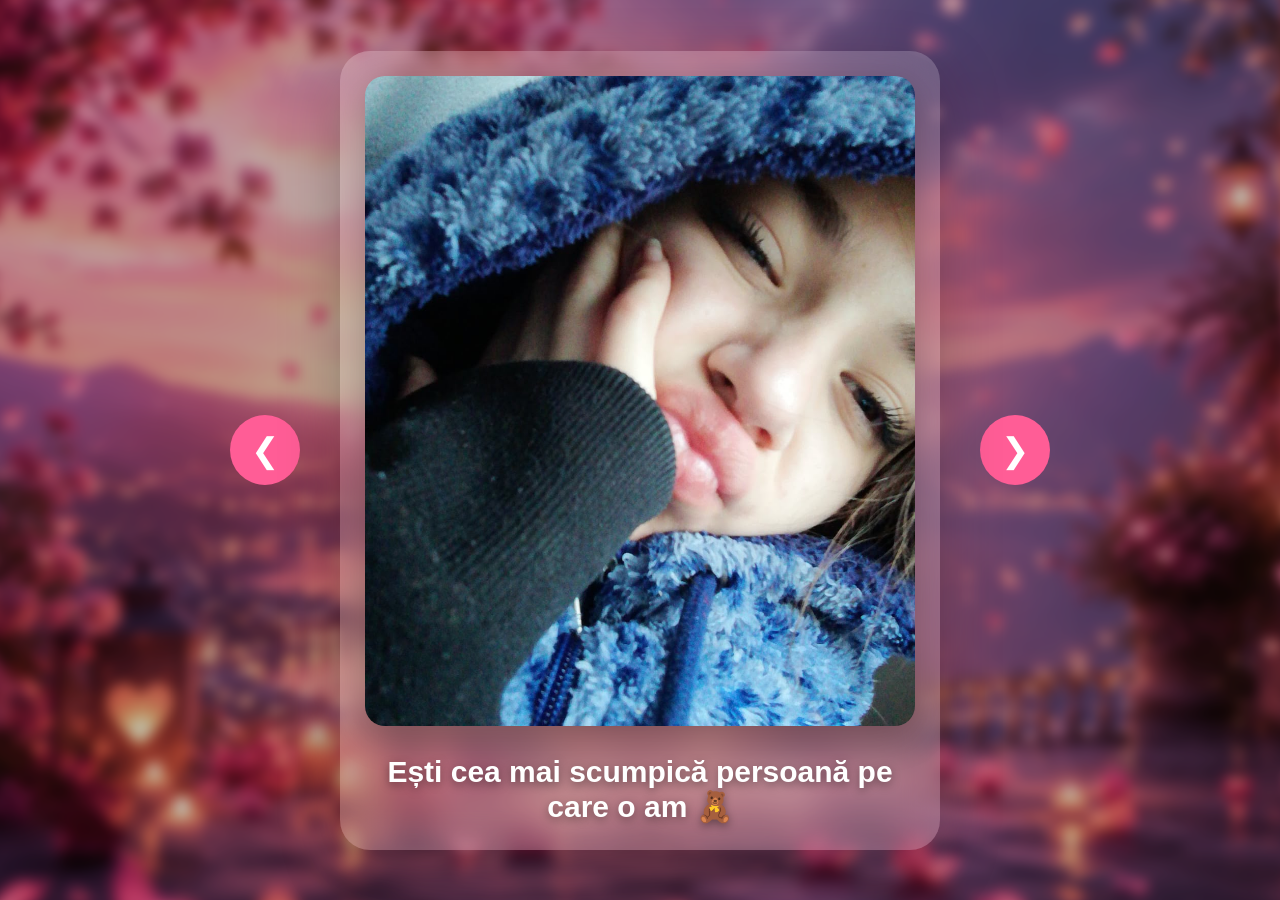
<file: album.html>
<!DOCTYPE html>
<html lang="ro">

<head>
<meta charset="UTF-8">
<meta name="viewport" content="width=device-width, initial-scale=1.0">

<title>Album ❤️</title>

<link rel="stylesheet" href="css/album.css">
</head>

<body>

<div class="background"></div>

<div class="album">

<button id="prev">❮</button>

<div class="content">

<img id="photo" src="https://via.placeholder.com/800x600.png?text=Test" alt="Poza">

<h2 id="compliment"></h2>

<button id="continue" style="display:none;">
➡️ Descoperă următorul cadou
</button>

</div>

<button id="next">❯</button>

</div>

<script src="js/album.js"></script>

</body>

</html>
</file>
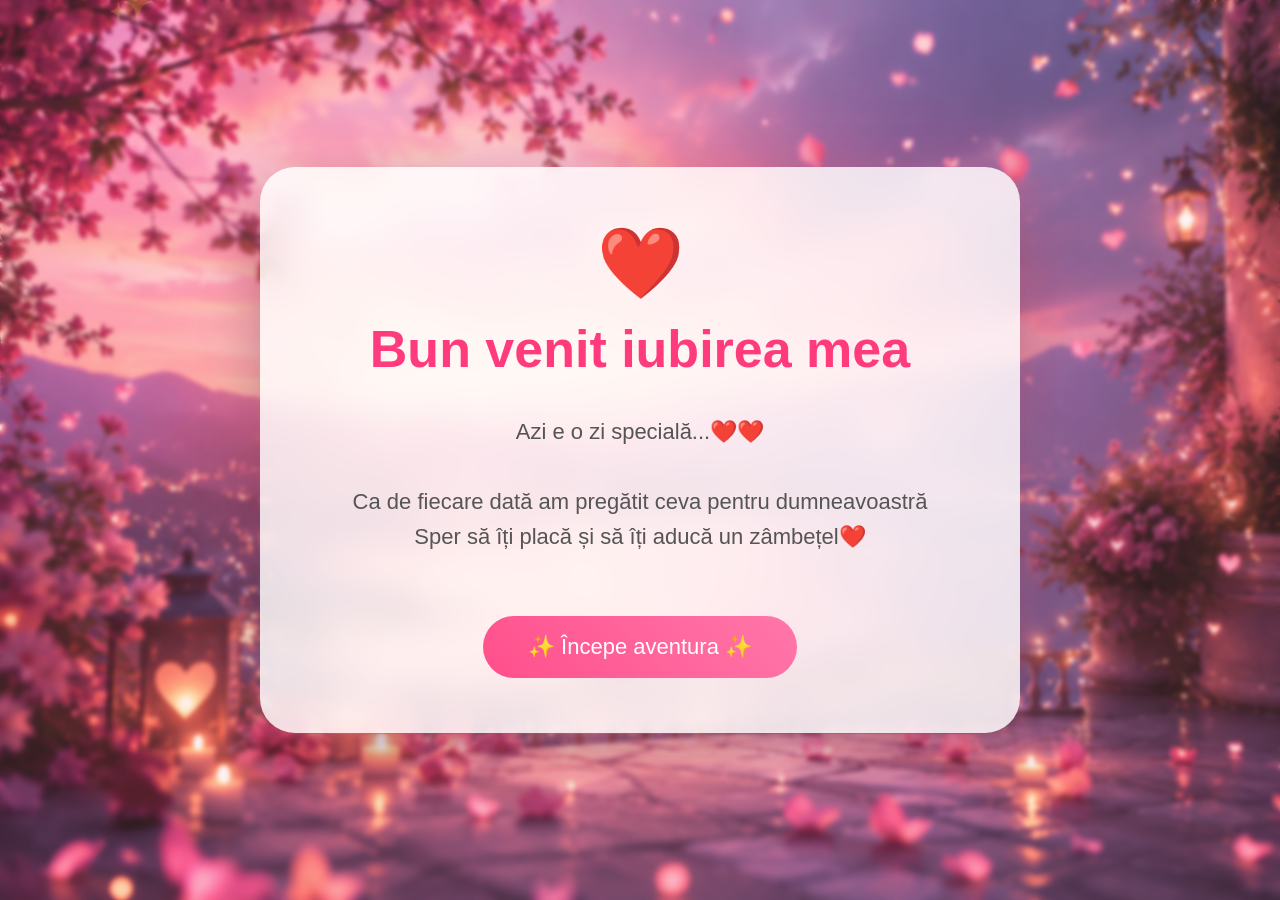
<file: cause.html>
<!DOCTYPE html>
<html lang="ro">
<head>

<meta charset="UTF-8">
<meta name="viewport" content="width=device-width, initial-scale=1.0">

<title>Bun venit ❤️</title>

<link rel="stylesheet" href="css/cause.css">

</head>

<body class="fade-start"></body>

<div id="particles"></div>

<div class="card">

<div class="heart">❤️</div>

<h1>Bun venit iubirea mea</h1>

<p>
Azi e o zi specială...❤️❤️<br><br>
Ca de fiecare dată am pregătit ceva pentru dumneavoastră<br>
Sper să îți placă și să îți aducă un zâmbețel❤️
</p>

<button onclick="startAdventure()">
✨ Începe aventura ✨
</button>

</div>

<div id="particles"></div>

<script src="js/cause.js"></script>

</body>
</html>
</file>
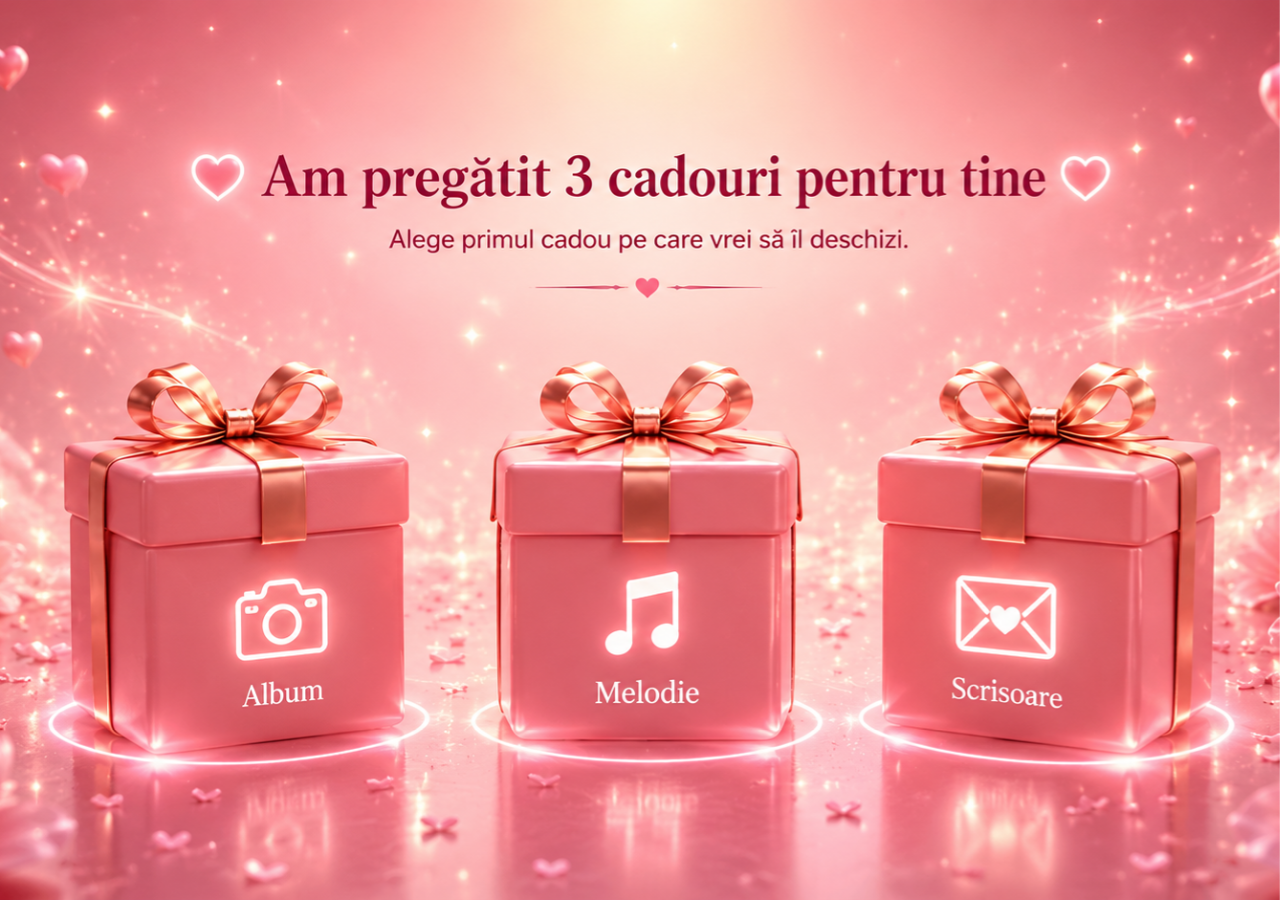
<file: gifts.html>
<!DOCTYPE html>
<html lang="ro">
<head>

<meta charset="UTF-8">
<meta name="viewport" content="width=device-width, initial-scale=1.0">

<title>Cadourile Tale ❤️</title>

<link rel="stylesheet" href="css/gifts.css">

</head>

<body>

<div id="transition"></div>

<div class="page">

    <div id="flash"></div>

<img src="assets/backgrounds/gifts-page.png" class="background">

<a href="album.html" class="album gift" id="albumGift">
    <span class="check" id="albumCheck">✓</span>
</a>

<a href="music.html" class="music gift" id="musicGift">
    <span class="check" id="musicCheck">✓</span>
</a>

<a href="last.html" class="letter gift" id="letterGift">
    <span class="check" id="letterCheck">✓</span>
</a>

<div id="finalContainer">

    <button id="finalBtn">
        ❤️ Descoperă ultima surpriză ❤️
    </button>

</div>

</div>

<script src="js/gifts.js"></script>

</body>
</html>
</file>
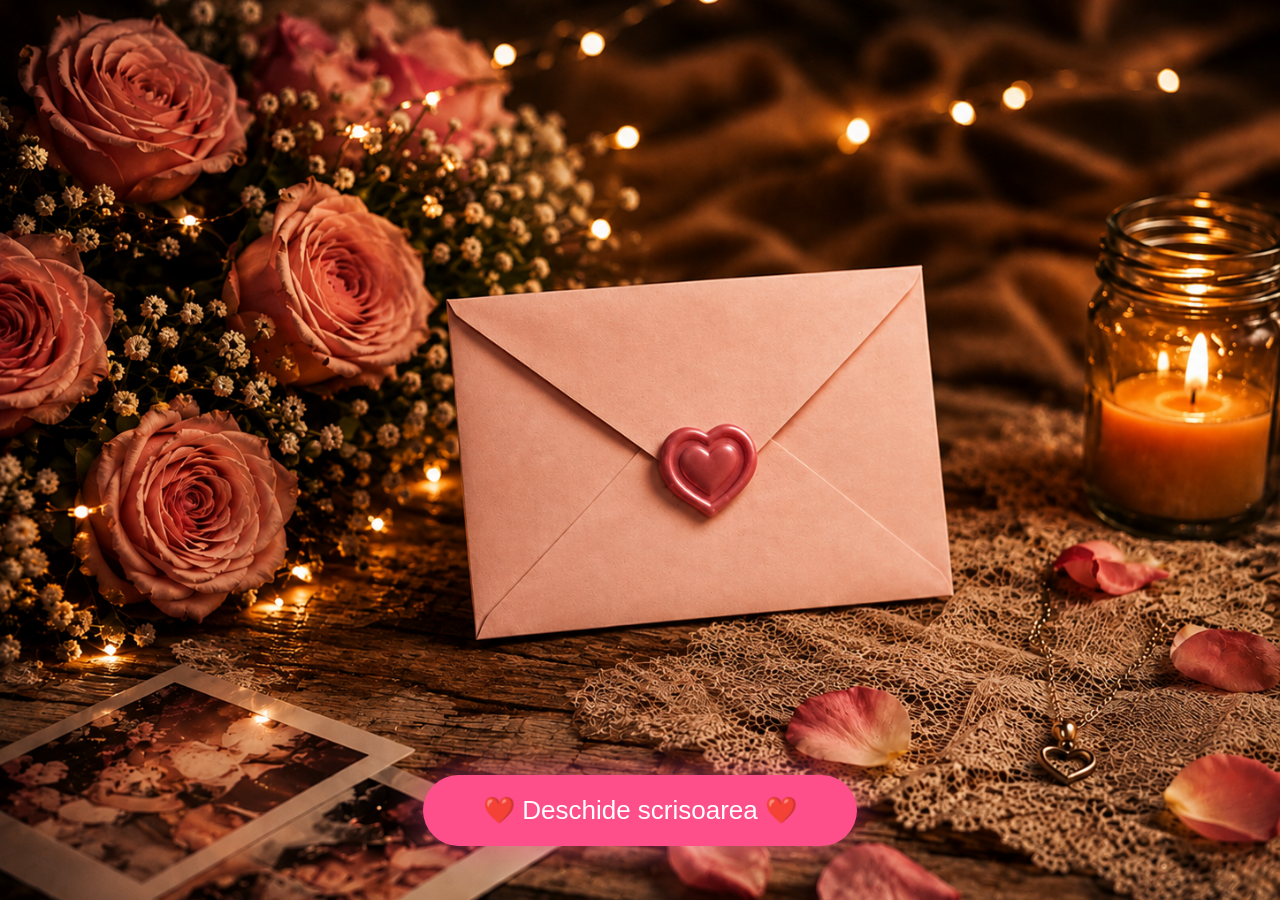
<file: last.html>
<!DOCTYPE html>
<html lang="ro">

<head>

<meta charset="UTF-8">
<meta name="viewport" content="width=device-width, initial-scale=1.0">

<title>Scrisoare ❤️</title>

<link rel="stylesheet" href="css/last.css">

</head>

<body>

<div id="transition"></div>

<div class="page">

    <button id="openBtn">
        ❤️ Deschide scrisoarea ❤️
    </button>

</div>

<script src="js/last.js"></script>

</body>

</html>
</file>
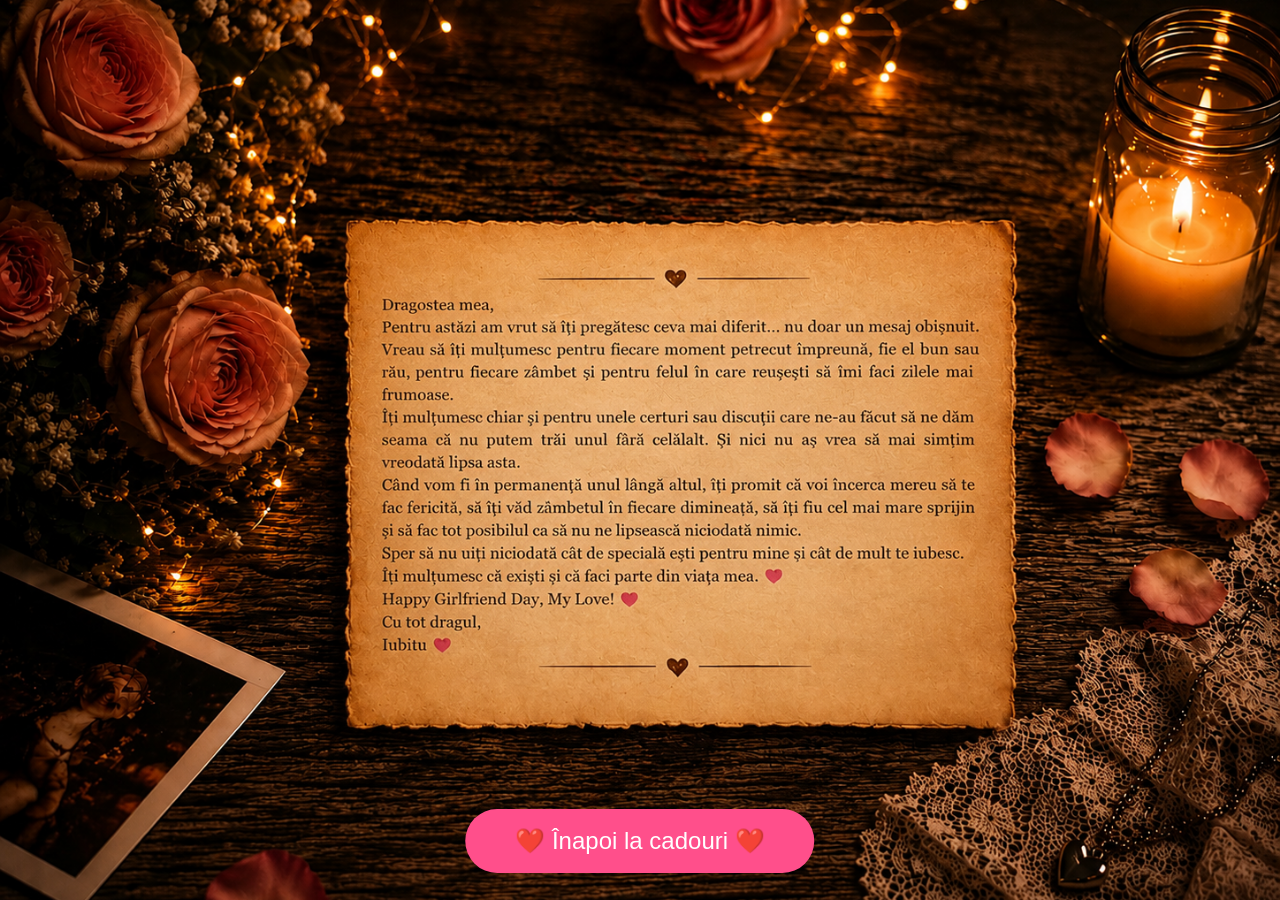
<file: letter.html>
<!DOCTYPE html>
<html lang="ro">
<head>
    <meta charset="UTF-8">
    <meta name="viewport" content="width=device-width, initial-scale=1.0">
    <title>Scrisoare ❤️</title>

    <link rel="stylesheet" href="css/letter.css">
</head>

<body>

<div id="transition"></div>

<div class="page">

    <button id="backBtn">
        ❤️ Înapoi la cadouri ❤️
    </button>

</div>

<script src="js/letter.js"></script>

</body>
</html>
</file>
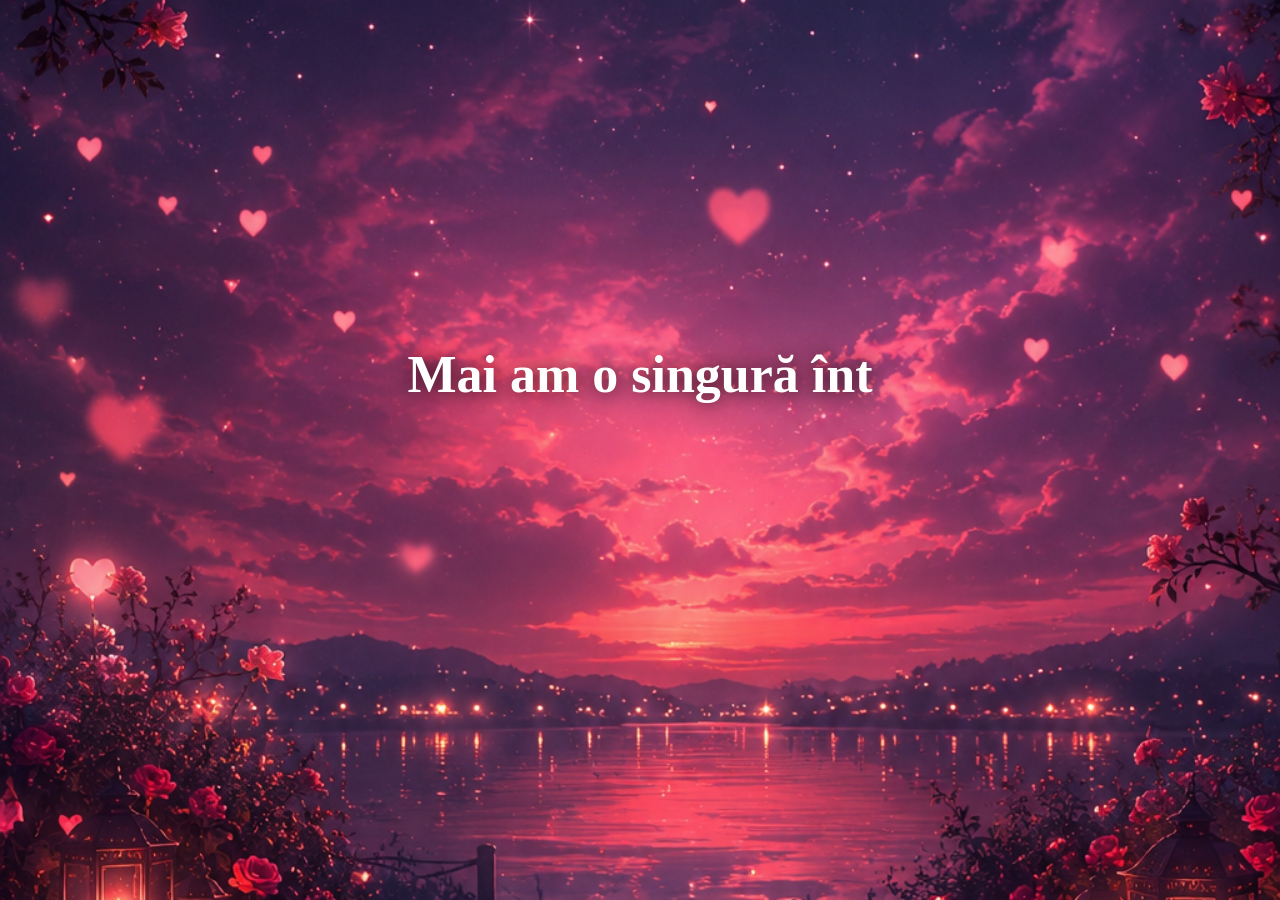
<file: question.html>
<!DOCTYPE html>
<html lang="ro">

<head>

<meta charset="UTF-8">
<meta name="viewport" content="width=device-width, initial-scale=1.0">

<title>Ultima surpriză ❤️</title>

<link rel="stylesheet" href="css/question.css">

</head>

<body>

<div class="page">

    <img src="assets/backgrounds/question-bg.png" class="background">

    <div id="overlay">

        <h1 id="title"></h1>

        <div id="buttons">

            <button id="yesBtn">❤️ Da ❤️</button>

            <button id="noBtn">🤍 Nu 🤍</button>

        </div>

    </div>

    <div id="hearts"></div>

    <div id="theEnd">
        The End ❤️
    </div>

</div>

<script src="js/question.js"></script>

</body>

</html>
</file>
<file: css/album.css>
*{
margin:0;
padding:0;
box-sizing:border-box;
font-family:Arial, Helvetica, sans-serif;
}

body{
width:100vw;
height:100vh;
overflow:hidden;
display:flex;
justify-content:center;
align-items:center;
background:black;
}

.background{
position:fixed;
top:0;
left:0;
width:100%;
height:100%;
background:url("../assets/backgrounds/background.jpg") center/cover no-repeat;
filter:blur(6px) brightness(.75);
transform:scale(1.1);
z-index:-1;
}

.album{
display:flex;
align-items:center;
justify-content:center;
gap:40px;
width:100%;
padding:30px;
}

.content{
width:600px;
background:rgba(255,255,255,.18);
backdrop-filter:blur(18px);
border-radius:30px;
padding:25px;
text-align:center;
box-shadow:0 20px 60px rgba(0,0,0,.25);
}

#photo{
width:100%;
height:650px;
object-fit:cover;
border-radius:20px;
box-shadow:0 10px 35px rgba(0,0,0,.25);
transition:.4s;
}

#compliment{
margin-top:25px;
font-size:30px;
color:white;
min-height:70px;
text-shadow:0 3px 10px rgba(0,0,0,.4);
}

#prev,
#next{
width:70px;
height:70px;
border:none;
border-radius:50%;
font-size:34px;
cursor:pointer;
background:#ff5d96;
color:white;
transition:.3s;
}

#prev:hover,
#next:hover{
transform:scale(1.12);
background:#ff3d82;
}

#continue{
margin-top:25px;
padding:18px 40px;
border:none;
border-radius:40px;
font-size:22px;
cursor:pointer;
background:#ff5d96;
color:white;
transition:.3s;
}

#continue:hover{
transform:scale(1.05);
background:#ff3d82;
}

body{

    opacity:0;

    animation:pageIn .1s ease forwards;

}

@keyframes pageIn{

    from{

        opacity:0;

    }

    to{

        opacity:1;

    }

}

@media screen and (max-width:900px) and (orientation:landscape){

body{

    height:auto;
    min-height:120vh;

    overflow-x:hidden;
    overflow-y:auto;

    display:block;

}

.background{

    position:fixed;

    width:100vw;
    height:100vh;

}

.album{

    width:100%;

    min-height:120vh;

    display:flex;

    justify-content:center;
    align-items:center;

    gap:16px;

    padding:35px 10px 80px;

}

.content{

    width:78vw;

    min-height:95vh;

    display:flex;

    flex-direction:column;

    justify-content:space-between;

    padding:16px;

    border-radius:20px;

}

#photo{

    width:100%;

    height:60vh;

    object-fit:contain;

    border-radius:16px;

}

#compliment{

    font-size:16px;

    line-height:1.4;

    min-height:42px;

    margin:10px 0;

    color:white;

    text-align:center;

}

#prev,
#next{

    width:52px;

    height:52px;

    font-size:28px;

    flex-shrink:0;

    position:relative;
    top:80x;

}

#continue{

    margin-top:20px;

    width:70%;

    max-width:420px;

    align-self:center;

    padding:14px 20px;

    font-size:17px;

    border-radius:30px;

}

}
</file>
<file: css/cause.css>
body{
    margin:0;
    padding:0;
    height:100vh;
    overflow:hidden;

    display:flex;
    justify-content:center;
    align-items:center;

    font-family:Arial,sans-serif;

    background-image:url("../assets/background.jpg");
    background-size:cover;
    background-position:center;
    background-repeat:no-repeat;

    animation:bgZoom 18s ease-in-out infinite alternate;
}

body::before{
    content:"";
    position:fixed;
    inset:0;

    background:rgba(255,180,210,.15);
    backdrop-filter:blur(2px);
}

.card{
    position:relative;
    z-index:2;

    width:650px;
    max-width:90%;

    padding:55px;

    text-align:center;

    background:rgba(255,255,255,.82);

    backdrop-filter:blur(15px);

    border-radius:35px;

    box-shadow:
    0 20px 60px rgba(0,0,0,.25),
    0 0 40px rgba(255,120,180,.25);

    animation:cardIn 1.3s ease;
}

.heart{
    font-size:70px;
    animation:heartbeat 1.4s infinite;
}

h1{
    color:#ff3b7d;
    font-size:52px;
    margin-top:15px;
}

p{
    color:#555;
    font-size:22px;
    line-height:1.6;
    margin-top:25px;
}

button{
    margin-top:40px;

    padding:18px 45px;

    border:none;

    border-radius:50px;

    font-size:22px;

    color:white;

    cursor:pointer;

    background:linear-gradient(45deg,#ff4f8b,#ff77aa);

    transition:.35s;

    animation:pulse 2s infinite;
}

button:hover{

    transform:scale(1.08);

}

#particles{

    position:fixed;

    inset:0;

    overflow:hidden;

    z-index:1;

}

@keyframes bgZoom{

from{

transform:scale(1);

}

to{

transform:scale(1.08);

}

}

@keyframes heartbeat{

0%,100%{

transform:scale(1);

}

50%{

transform:scale(1.18);

}

}

@keyframes pulse{

0%,100%{

transform:scale(1);

}

50%{

transform:scale(1.06);

}

}

@keyframes cardIn{

from{

opacity:0;

transform:translateY(40px);

}

to{

opacity:1;

transform:translateY(0);

}

}

.fade-start{
    opacity:0;
    animation:pageIn 1.2s ease forwards;
}

.card{
    position:relative;
    z-index:2;

    width:650px;
    max-width:90%;

    padding:55px;

    text-align:center;

    background:rgba(255,255,255,.82);

    backdrop-filter:blur(15px);

    border-radius:35px;

    box-shadow:
    0 20px 60px rgba(0,0,0,.25),
    0 0 40px rgba(255,120,180,.25);

    opacity:0;
    transform:translateY(40px) scale(.96);

    animation:cardIn 1.2s ease .3s forwards;
}

@keyframes pageIn{
    from{
        opacity:0;
    }
    to{
        opacity:1;
    }
}

@keyframes cardIn{
    from{
        opacity:0;
        transform:translateY(40px) scale(.96);
    }

    to{
        opacity:1;
        transform:translateY(0) scale(1);
    }
}

@media screen and (max-width:900px) and (orientation:landscape){

body{

    height:auto;

    min-height:125vh;

    overflow-x:hidden;
    overflow-y:auto;

    display:block;

    padding:50px 0 70px;

}

.card{

    width:88%;

    max-width:650px;

    margin:40px auto;

    padding:30px 22px;

    border-radius:24px;

}

.heart{

    font-size:52px;

}

h1{

    font-size:34px;

    margin-top:10px;

    line-height:1.2;

}

p{

    font-size:18px;

    margin-top:18px;

    line-height:1.5;

}

button{

    width:85%;

    max-width:320px;

    padding:15px 20px;

    font-size:18px;

    margin-top:30px;
    margin-bottom:20px;

}

}
</file>
<file: css/gifts.css>
*{
margin:0;
padding:0;
box-sizing:border-box;
}

body{

background:black;

display:flex;
justify-content:center;
align-items:center;

height:100vh;

overflow:hidden;

}

.page{

position:fixed;

top:0;
left:0;

width:100vw;
height:100vh;

opacity:1;

transition:
opacity .35s ease,
transform .35s ease;

}

.background{
position:absolute;
top:0;
left:0;
width:100%;
height:100%;
object-fit:cover;
}

.album,
.music,
.letter{

position:absolute;

top:43%;

width:21%;

height:37%;

cursor:pointer;

border-radius:30px;

transition:
    transform .35s ease,
    box-shadow .35s ease,
    filter .35s ease;

}

.album{

left:9%;

}

.music{

left:39.5%;

}

.letter{

right:9%;

}

.album:hover,
.music:hover,
.letter:hover{

transform:translateY(-6px) scale(1.05);

box-shadow:0 0 45px rgba(255,255,255,.7);

filter:brightness(1.05);

}

.check{

position:absolute;

top:12px;
right:12px;

width:36px;
height:36px;

border-radius:50%;

background:#ff4f8b;

color:white;

display:none;

justify-content:center;
align-items:center;

font-size:22px;
font-weight:bold;

box-shadow:0 0 20px rgba(255,255,255,.6);

}

#transition{

    position:fixed;

    inset:0;

    background:black;

    opacity:0;

    pointer-events:none;

    transition:opacity .3s ease;

    z-index:9999;

}

.gift{

    opacity:0;

    transform:translateY(40px) scale(.92);

    transition:
        transform .35s ease,
        box-shadow .35s ease,
        filter .35s ease;

}

.gift.show{

    animation:giftIn .8s ease forwards;

}

.album.show{

    animation-delay:
        0s,
        1s;

}

.music.show{

    animation-delay:
        0s,
        1.8s;

}

.letter.show{

    animation-delay:
        0s,
        2.6s;

}

@keyframes giftIn{

    from{

        opacity:0;

        transform:translateY(40px) scale(.92);

    }

    to{

        opacity:1;

        transform:translateY(0) scale(1);

    }

}

#flash{

    position:fixed;

    inset:0;

    background:white;

    opacity:1;

    pointer-events:none;

    z-index:9998;

    animation:flashReveal 1s ease forwards;

}

@keyframes flashReveal{

    0%{
        opacity:1;
    }

    25%{
        opacity:.25;
    }

    100%{
        opacity:0;
    }

}

.fade{

    opacity:0;

    transform:scale(.96);

}

body{

opacity:0;

animation:fadeBody .8s ease forwards;

}

@keyframes fadeBody{

from{

opacity:0;

}

to{

opacity:1;

}

}

#finalContainer{

    position:absolute;

    left:50%;
    bottom:13px;

    transform:translateX(-50%);

    display:none;

    text-align:center;

    animation:fadeUp .8s ease;

}

#finalContainer h2{

    color:white;

    margin-bottom:20px;

    font-size:34px;

    text-shadow:0 0 20px rgba(0,0,0,.5);

}

#finalBtn{

    padding:18px 40px;

    border:none;

    border-radius:50px;

    font-size:22px;

    cursor:pointer;

    background:linear-gradient(45deg,#ff4f8b,#ff77aa);

    color:white;

    transition:.3s;

}

#finalBtn:hover{

    transform:scale(1.08);

}

@keyframes fadeUp{

from{

opacity:0;

transform:translate(-50%,40px);

}

to{

opacity:1;

transform:translate(-50%,0);

}

}

@media screen and (max-width:900px) and (orientation:landscape){

body{

    height:auto;
    min-height:120vh;

    overflow-x:hidden;
    overflow-y:auto;

}

.page{

    position:relative;

    width:100vw;
    min-height:120vh;

}

.background{

    position:absolute;

    inset:0;

    width:100%;
    height:120vh;

    object-fit:cover;

}

.album,
.music,
.letter{

    width:29vw;
    height:56vh;

    top:52vh;

    border-radius:26px;

}

.album{

    left:2vw;

}

.music{

    left:35.5vw;

}

.letter{

    right:2vw;

}

.album img,
.music img,
.letter img{

    width:100%;
    height:100%;

    object-fit:cover;

}

.check{

    width:32px;
    height:32px;

    font-size:20px;

    top:10px;
    right:10px;

}

#finalContainer{

    width:100%;

    left:50%;

    bottom:25px;

    transform:translateX(-50%);

}

#finalContainer h2{

    font-size:28px;

    margin-bottom:14px;

}

#finalBtn{

    padding:16px 36px;

    font-size:20px;

}

}
</file>
<file: css/last.css>
*{
    margin:0;
    padding:0;
    box-sizing:border-box;
}

body{

    width:100vw;
    height:100vh;

    overflow:hidden;

    background:#000;
    background:url("../assets/backgrounds/letter-page.png") center/cover no-repeat;

}

.page{

    width:100%;
    height:100%;

    position:relative;

    opacity:1;

    transition:.4s;

}

#transition{

    position:fixed;

    top:0;
    left:0;

    width:100%;
    height:100%;

    background:black;

    opacity:0;

    pointer-events:none;

    transition:.4s;

    z-index:9999;

}

#openBtn{

    position:absolute;

    left:50%;
    bottom:6%;

    transform:translateX(-50%);

    padding:20px 60px;

    border:none;

    border-radius:50px;

    font-size:26px;

    background:#ff4f8b;

    color:white;

    cursor:pointer;

    transition:.3s;

    box-shadow:0 0 35px rgba(255,90,150,.6);

}

#openBtn:hover{

    transform:translateX(-50%) scale(1.05);

    background:#ff2f76;

}

@media screen and (max-width:900px) and (orientation:landscape){

body{

    height:auto;
    min-height:120vh;

    overflow-x:hidden;
    overflow-y:auto;

    background-position:center;
    background-size:cover;

}

.page{

    width:100%;
    min-height:120vh;

    position:relative;

}

#openBtn{

    position:absolute;

    left:50%;

    bottom:5%;

    transform:translateX(-50%);

    width:280px;

    max-width:45vw;

    padding:14px 20px;

    font-size:17px;

    border-radius:30px;

}

}
</file>
<file: css/letter.css>
*{
    margin:0;
    padding:0;
    box-sizing:border-box;
}

body{

    width:100vw;
    height:100vh;

    overflow:hidden;

    background:#000 url("../assets/backgrounds/letter-paper.png") center center/cover no-repeat;

    position:relative;

    font-family:Georgia, serif;

}

#backBtn{

    position:absolute;

    left:50%;

    bottom:3%;

    transform:translateX(-50%);

    padding:18px 50px;

    border:none;

    border-radius:50px;

    background:#ff4f8b;

    color:white;

    font-size:24px;

    cursor:pointer;

    transition:.3s;

    display:none;

}

#backBtn:hover{

    transform:translateX(-50%) scale(1.05);

    background:#ff2f76;

}

#transition{
    position:fixed;
    top:0;
    left:0;
    width:100%;
    height:100%;
    background:black;
    opacity:0;
    pointer-events:none;
    transition:.4s;
    z-index:9999;
}

.page{
    width:100%;
    height:100%;
    transition:.4s;
}

@media screen and (max-width:900px) and (orientation:landscape){

body{

    height:auto;
    min-height:120vh;

    overflow-x:hidden;
    overflow-y:auto;

}

.page{

    width:100%;
    min-height:120vh;

}

.background{

    width:100%;
    display:block;

}

#backBtn{

    position:absolute;

    left:50%;

    bottom:0%;

    transform:translateX(-50%);

    width:220px;

    max-width:38vw;

    padding:10px 18px;

    font-size:15px;

    border-radius:24px;

}

}
</file>
<file: css/question.css>
*{
    margin:0;
    padding:0;
    box-sizing:border-box;
}

body{

    width:100vw;
    height:100vh;

    overflow:hidden;

    font-family:Georgia, serif;

    position:relative;

}

.background{

    position:absolute;

    width:100%;
    height:100%;

    object-fit:cover;

    z-index:-2;

}

#overlay{

    position:absolute;

    width:100%;
    height:100%;

    display:flex;

    flex-direction:column;

    justify-content:center;

    align-items:center;

    text-align:center;

    transition: 2s;

}

#title{

    color:white;

    font-size:52px;

    text-shadow:0 0 20px rgba(0,0,0,.8);

    margin-bottom:70px;

    min-height:140px;

}

#buttons{

    display:none;

    gap:60px;

}

button{

    padding:18px 55px;

    border:none;

    border-radius:50px;

    font-size:28px;

    cursor:pointer;

    transition:.3s;

    font-weight:bold;

}

#yesBtn{

    background:#ff4f8b;

    color:white;

}

#yesBtn:hover{

    transform:scale(1.08);

}

#noBtn{

    background:white;

    color:#ff4f8b;

    position:relative;

}

#hearts{

    position:absolute;

    width:100%;
    height:100%;

    pointer-events:none;

}

#theEnd{

    position:absolute;

    width:100%;
    height:100%;

    background:black;

    color:white;

    display:flex;

    justify-content:center;

    align-items:center;

    font-size:70px;

    font-family:Georgia, serif;

    opacity:0;

    pointer-events:none;

    transition:2s;

    z-index:100;
}

body{

    opacity:0;

    animation:pageIn .4s ease forwards;

}

@keyframes pageIn{

    from{

        opacity:0;

    }

    to{

        opacity:1;

    }

}

.page{

    width:100%;
    height:100%;

    opacity:0;

    animation:pageIn .4s ease forwards;

    transition:opacity .4s ease;

}

@keyframes pageIn{

    from{
        opacity:0;
    }

    to{
        opacity:1;
    }

}

@media screen and (max-width:900px) and (orientation:landscape){

body{

    height:auto;

    min-height:125vh;

    overflow-x:hidden;
    overflow-y:auto;

}

.page{

    width:100%;

    min-height:125vh;

}

.background{

    width:100%;

    height:125vh;

    object-fit:cover;

}

#overlay{

    min-height:125vh;

    justify-content:center;

    padding:40px 20px 60px;

}

#title{

    font-size:34px;

    margin-bottom:35px;

    min-height:90px;

    width:90%;

}

#buttons{

    gap:30px;

}

button{

    font-size:20px;

    padding:14px 32px;

}

#theEnd{

    font-size:48px;

}

}
</file>
